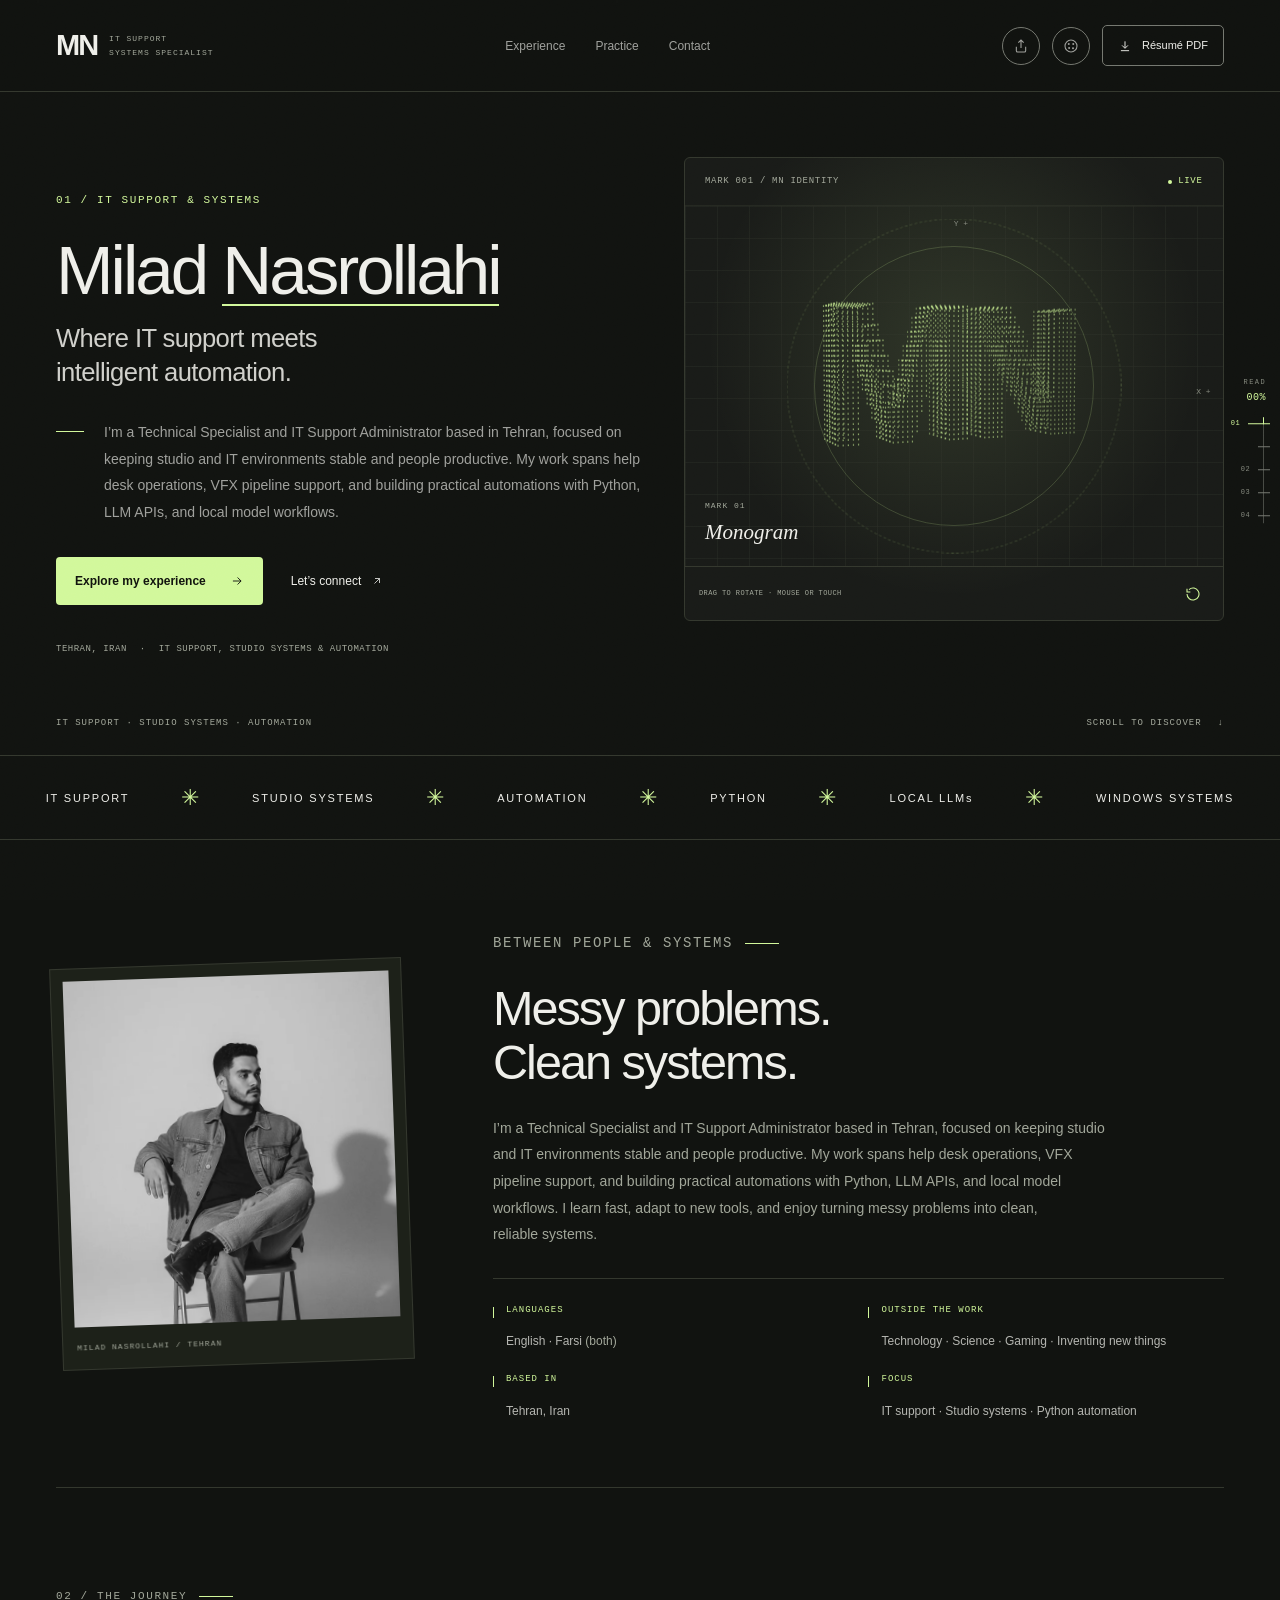
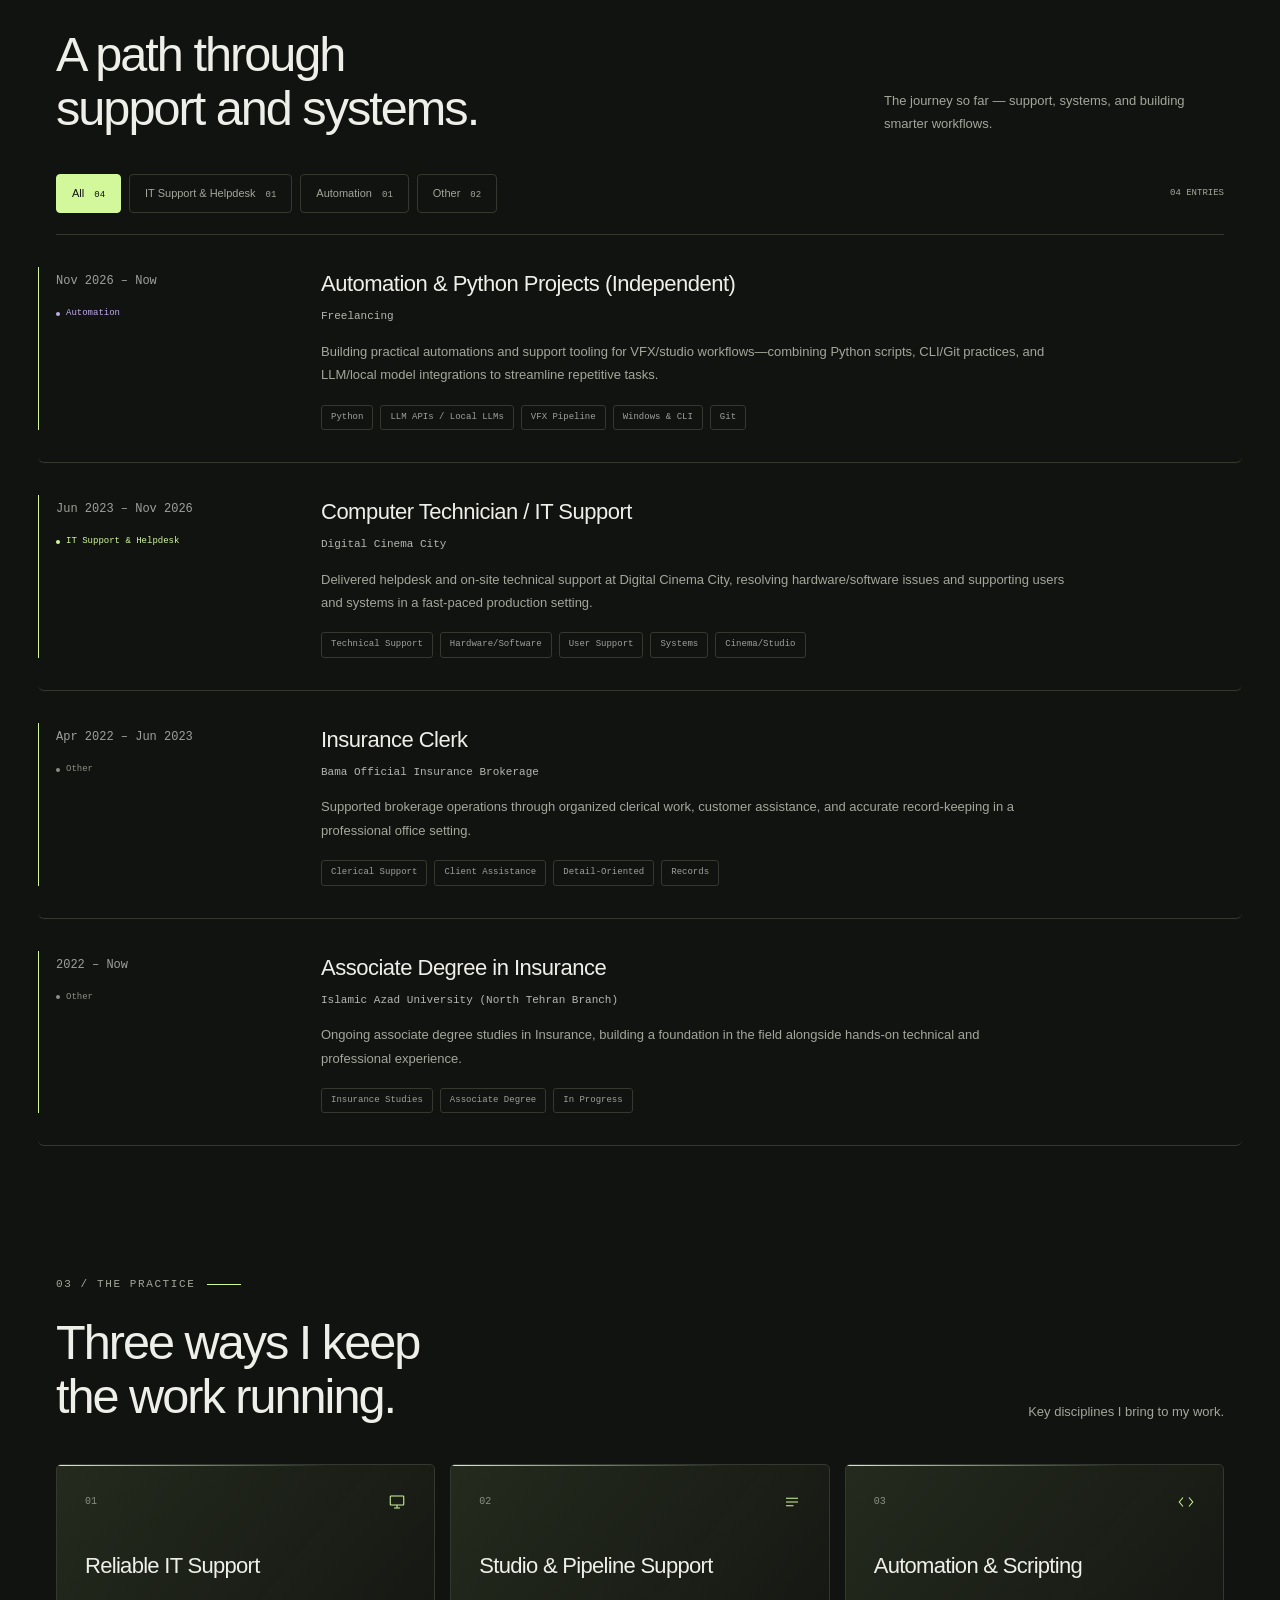
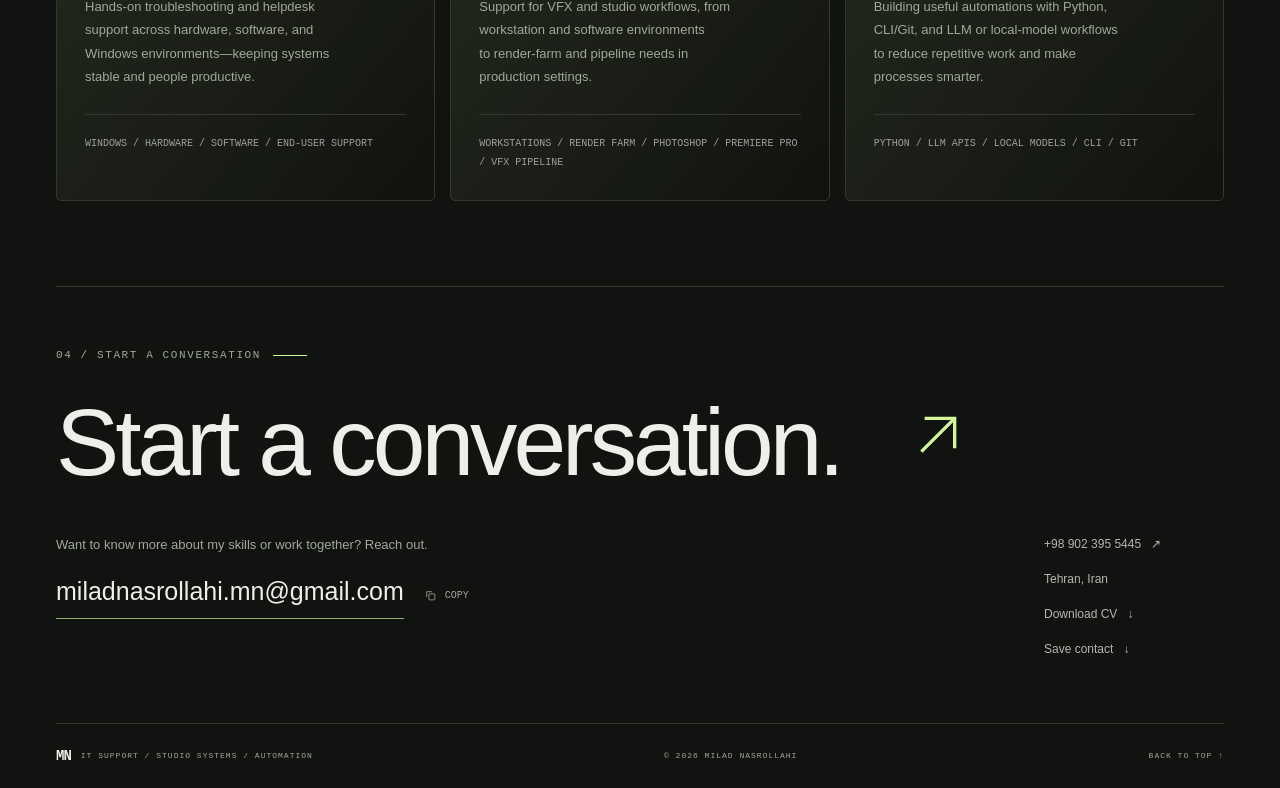
<file: index.html>
<!DOCTYPE html>
<html lang="en">
<head>
  <meta charset="UTF-8">
  <meta name="viewport" content="width=device-width, initial-scale=1.0">
  <title>Milad Nasrollahi — IT Support &amp; Systems Specialist</title>
  <meta name="description" content="Milad Nasrollahi is an IT support specialist in Tehran: help desk and studio systems, VFX pipeline support, and Python automation.">
  <meta name="theme-color" content="#111310">
  <meta name="color-scheme" content="dark light">
  <link rel="icon" href="assets/favicon.svg" type="image/svg+xml">
  <link rel="apple-touch-icon" href="assets/apple-touch-icon.png">
  <link rel="manifest" href="manifest.webmanifest">
  <meta name="mobile-web-app-capable" content="yes">
  <meta name="apple-mobile-web-app-status-bar-style" content="black-translucent">
  <link rel="canonical" href="https://mylad01.github.io/resume/">
  <script>
    // Paint the saved theme before first paint: the derived tokens are stored
    // as a flat map, so this is a plain loop with no colour maths.
    (function () {
      var root = document.documentElement;
      var saved = null;
      try { saved = JSON.parse(localStorage.getItem('mn-theme-v2') || 'null'); } catch (e) {}
      if (saved && saved.tokens) {
        Object.keys(saved.tokens).forEach(function (name) {
          root.style.setProperty(name, saved.tokens[name]);
        });
        root.setAttribute('data-theme', saved.mode === 'light' ? 'light' : 'dark');
        if (saved.contrast === 'high') root.setAttribute('data-contrast', 'high');
        if (saved.grain === 'off') root.setAttribute('data-grain', 'off');
        if (saved.glass === 'soft' || saved.glass === 'strong') root.setAttribute('data-glass', saved.glass);
      } else {
        root.setAttribute('data-theme', 'dark');
      }
      if ('IntersectionObserver' in window) root.className += ' js';
      var meta = document.querySelector('meta[name="theme-color"]');
      if (meta && saved && saved.roles && saved.roles.bg) meta.setAttribute('content', saved.roles.bg);
    })();
  </script>
  <link rel="stylesheet" href="css/style.css?v=20261125k">

  <meta property="og:type" content="profile">
  <meta property="og:site_name" content="Milad Nasrollahi">
  <meta property="og:title" content="Milad Nasrollahi — IT Support &amp; Systems Specialist">
  <meta property="og:description" content="IT support specialist in Tehran: help desk and studio systems, VFX pipeline support, Python automation.">
  <meta property="og:url" content="https://mylad01.github.io/resume/">
  <meta property="og:image" content="https://mylad01.github.io/resume/assets/og-image.png">
  <meta property="og:image:type" content="image/png">
  <meta property="og:image:width" content="1200">
  <meta property="og:image:height" content="630">
  <meta property="og:image:alt" content="Milad Nasrollahi — IT support and automation">
  <meta name="twitter:card" content="summary_large_image">

  <script type="application/ld+json">
  {
    "@context": "https://schema.org",
    "@type": "Person",
    "name": "Milad Nasrollahi",
    "jobTitle": "IT Support & Systems Specialist",
    "email": "mailto:miladnasrollahi.mn@gmail.com",
    "telephone": "+989023955445",
    "address": { "@type": "PostalAddress", "addressLocality": "Tehran", "addressCountry": "IR" },
    "knowsLanguage": ["en", "fa"],
    "knowsAbout": ["IT support", "Help desk", "VFX pipeline support", "Python automation", "Local LLM workflows"]
  }
  </script>
</head>
<body>
  <a class="skip-link" href="#main">Skip to content</a>
  <div class="scroll-progress" id="scroll-progress" aria-hidden="true"></div>
  <div class="section-marks" id="section-marks" aria-hidden="true"><i></i><i></i><i></i><i></i></div>

  <header class="navigation">
    <a class="wordmark" href="#main" aria-label="Milad Nasrollahi — back to top">
      <span class="wordmark-initials">MN</span>
      <span class="wordmark-caption">IT SUPPORT<br>SYSTEMS SPECIALIST</span>
    </a>

    <nav aria-label="Primary">
      <a href="#experience">Experience</a>
      <a href="#practice">Practice</a>
      <a href="#contact">Contact</a>
    </nav>

    <div class="nav-actions">
      <button type="button" class="share-button" id="share-page" aria-label="Share this page">
        <svg viewBox="0 0 24 24" width="16" height="16" fill="none" stroke="currentColor" stroke-width="1.6" aria-hidden="true">
          <path d="M12 15V3M8 7l4-4 4 4"/><path d="M5 13v6a2 2 0 0 0 2 2h10a2 2 0 0 0 2-2v-6"/>
        </svg>
      </button>
      <span class="share-status" id="share-status" role="status" aria-live="polite"></span>

      <button type="button" class="share-button appearance-open" id="theme-open" aria-haspopup="dialog" aria-controls="theme-panel" aria-expanded="false" aria-label="Appearance: theme, accent and contrast">
        <svg viewBox="0 0 24 24" width="16" height="16" fill="none" stroke="currentColor" stroke-width="1.6" aria-hidden="true">
          <circle cx="12" cy="12" r="9"/>
          <circle cx="8.6" cy="9" r="1.5" fill="currentColor" stroke="none"/>
          <circle cx="15.4" cy="9" r="1.5" fill="currentColor" stroke="none"/>
          <circle cx="9.2" cy="15" r="1.5" fill="currentColor" stroke="none"/>
          <circle cx="15" cy="15.4" r="1.5" fill="currentColor" stroke="none"/>
        </svg>
      </button>

      <a class="nav-cv" href="assets/Milad-Nasrollahi-CV.pdf" download aria-label="Download résumé PDF">
        <svg viewBox="0 0 24 24" width="14" height="14" fill="none" stroke="currentColor" stroke-width="1.6" aria-hidden="true">
          <path d="M12 4v11M7 11l5 5 5-5M5 20h14"/>
        </svg>
        <span>Résumé PDF</span>
      </a>
    </div>
  </header>

  <nav class="section-rail" aria-label="Reading progress">
    <p class="ledger-read" aria-hidden="true" data-pct="00"></p>
    <div class="ledger-ticks">
      <span class="ledger-fill" aria-hidden="true"></span>
      <a href="#hero" aria-label="Top" data-rail="hero" data-num="01"><span class="rail-label" aria-hidden="true" data-label="Top"></span></a>
      <a href="#about" aria-label="About" data-rail="about"><span class="rail-label" aria-hidden="true" data-label="About"></span></a>
      <a href="#experience" aria-label="Experience" data-rail="experience" data-num="02"><span class="rail-label" aria-hidden="true" data-label="Experience"></span></a>
      <a href="#practice" aria-label="Practice" data-rail="practice" data-num="03"><span class="rail-label" aria-hidden="true" data-label="Practice"></span></a>
      <a href="#contact" aria-label="Contact" data-rail="contact" data-num="04"><span class="rail-label" aria-hidden="true" data-label="Contact"></span></a>
    </div>
  </nav>

  <main id="main">
    <section id="hero" class="hero wrap" aria-labelledby="hero-title">
      <div class="hero-copy">
        <p class="eyebrow hero-eyebrow">01 / IT SUPPORT &amp; SYSTEMS</p>

        <h1 id="hero-title">Milad Nasrollahi</h1>
        <p class="lede">Where IT support meets intelligent automation.</p>

        <div class="intro">
          <span class="intro-rule" aria-hidden="true"></span>
          <p>I’m a Technical Specialist and IT Support Administrator based in Tehran, focused on keeping studio and IT environments stable and people productive. My work spans help desk operations, VFX pipeline support, and building practical automations with Python, LLM APIs, and local model workflows.</p>
        </div>

        <div class="hero-actions">
          <a class="button" href="#experience">
            Explore my experience
            <svg viewBox="0 0 24 24" width="14" height="14" fill="none" stroke="currentColor" stroke-width="1.6" aria-hidden="true">
              <path d="M5 12h14M13 6l6 6-6 6"/>
            </svg>
          </a>
          <a class="text-link" href="mailto:miladnasrollahi.mn@gmail.com">
            Let’s connect
            <svg viewBox="0 0 24 24" width="12" height="12" fill="none" stroke="currentColor" stroke-width="1.6" aria-hidden="true">
              <path d="M7 17 17 7M8 7h9v9"/>
            </svg>
          </a>
        </div>

        <p class="hero-footnote">TEHRAN, IRAN <span aria-hidden="true">·</span> IT SUPPORT, STUDIO SYSTEMS &amp; AUTOMATION</p>
      </div>

      <div class="experiment">
        <div class="experiment-top">
          <span>MARK 001 / MN IDENTITY</span>
          <span class="live-label"><i aria-hidden="true"></i>LIVE</span>
        </div>

        <div class="sculpture">
          <div class="orbit-ring" aria-hidden="true"></div>
          <div class="orbit-ring ring-two" aria-hidden="true"></div>
          <span class="axis axis-top" aria-hidden="true">Y +</span>
          <span class="axis axis-bottom" aria-hidden="true">X +</span>

          <div id="mn-mark" class="mn-mark" data-parallax="0.05">
            <span class="mn-fallback">MN</span>
          </div>

          <div class="sculpture-caption">
            <span>MARK 01</span>
            <strong>Monogram</strong>
          </div>
        </div>

        <div class="experiment-controls">
          <span class="experiment-hint">DRAG TO ROTATE · MOUSE OR TOUCH</span>
          <button type="button" class="icon-button" id="mark-reset" aria-label="Reset the monogram position">
            <svg viewBox="0 0 24 24" width="16" height="16" fill="none" stroke="currentColor" stroke-width="1.6" aria-hidden="true">
              <path d="M3 12a9 9 0 1 0 3-6.7M3 4v5h5"/>
            </svg>
          </button>
        </div>
      </div>

      <div class="hero-bottom">
        <span>IT SUPPORT <span aria-hidden="true">·</span> STUDIO SYSTEMS <span aria-hidden="true">·</span> AUTOMATION</span>
        <a href="#about">SCROLL TO DISCOVER <span aria-hidden="true">↓</span></a>
      </div>
    </section>

    <div class="discipline-strip" aria-label="Disciplines">
      <span>IT SUPPORT</span><i aria-hidden="true">✳</i>
      <span>STUDIO SYSTEMS</span><i aria-hidden="true">✳</i>
      <span>AUTOMATION</span><i aria-hidden="true">✳</i>
      <span>PYTHON</span><i aria-hidden="true">✳</i>
      <span>LOCAL LLMs</span><i aria-hidden="true">✳</i>
      <span>WINDOWS SYSTEMS</span>
    </div>

    <section id="about" class="about-section wrap" aria-labelledby="about-title" data-reveal>
      <figure class="portrait">
        <img src="assets/profile.webp" width="776" height="1452" alt="Milad Nasrollahi" fetchpriority="high" decoding="async">
        <figcaption>MILAD NASROLLAHI / TEHRAN</figcaption>
      </figure>

      <div class="about-copy">
        <p class="eyebrow">BETWEEN PEOPLE &amp; SYSTEMS</p>
        <h2 id="about-title">Messy problems.<br>Clean systems.</h2>

        <p>I’m a Technical Specialist and IT Support Administrator based in Tehran, focused on keeping studio and IT environments stable and people productive. My work spans help desk operations, VFX pipeline support, and building practical automations with Python, LLM APIs, and local model workflows. I learn fast, adapt to new tools, and enjoy turning messy problems into clean, reliable systems.</p>

        <div class="about-facts">
          <div>
            <h3>LANGUAGES</h3>
            <p>English · Farsi <span>(both)</span></p>
          </div>
          <div>
            <h3>OUTSIDE THE WORK</h3>
            <p>Technology · Science · Gaming · Inventing new things</p>
          </div>
          <div>
            <h3>BASED IN</h3>
            <p>Tehran, Iran</p>
          </div>
          <div>
            <h3>FOCUS</h3>
            <p>IT support · Studio systems · Python automation</p>
          </div>
        </div>
      </div>
    </section>

    <section id="experience" class="section-space wrap" aria-labelledby="experience-title" data-reveal>
      <div class="section-heading">
        <p class="eyebrow">02 / THE JOURNEY</p>
        <h2 id="experience-title">A path through support and systems.</h2>
        <p>The journey so far — support, systems, and building smarter workflows.</p>
      </div>

      <div class="experience-toolbar">
        <div class="filters" role="group" aria-label="Filter experience">
          <button type="button" class="filter-btn" data-filter="all" aria-pressed="true">All<span aria-hidden="true">04</span></button>
          <button type="button" class="filter-btn" data-filter="it-support-helpdesk" aria-pressed="false">IT Support &amp; Helpdesk<span aria-hidden="true">01</span></button>
          <button type="button" class="filter-btn" data-filter="automation" aria-pressed="false">Automation<span aria-hidden="true">01</span></button>
          <button type="button" class="filter-btn" data-filter="other" aria-pressed="false">Other<span aria-hidden="true">02</span></button>
        </div>
        <p class="result-count" id="result-count" aria-live="polite">04 ENTRIES</p>
      </div>

      <article class="experience-row" data-category="automation">
          <div class="experience-meta">
            <span class="date">Nov 2026 – Now</span>
            <span class="category category-auto">Automation</span>
          </div>
          <div class="experience-body">
            <div class="job-heading">
              <h3>Automation &amp; Python Projects (Independent)</h3>
            </div>
            <p class="company">Freelancing</p>
            <p>Building practical automations and support tooling for VFX/studio workflows—combining Python scripts, CLI/Git practices, and LLM/local model integrations to streamline repetitive tasks.</p>
            <div class="tags">
              <span>Python</span><span>LLM APIs / Local LLMs</span><span>VFX Pipeline</span><span>Windows &amp; CLI</span><span>Git</span>
            </div>
          </div>
        </article>

        <article class="experience-row" data-category="it-support-helpdesk">
          <div class="experience-meta">
            <span class="date">Jun 2023 – Nov 2026</span>
            <span class="category category-support">IT Support &amp; Helpdesk</span>
          </div>
          <div class="experience-body">
            <div class="job-heading">
              <h3>Computer Technician / IT Support</h3>
            </div>
            <p class="company">Digital Cinema City</p>
            <p>Delivered helpdesk and on-site technical support at Digital Cinema City, resolving hardware/software issues and supporting users and systems in a fast-paced production setting.</p>
            <div class="tags">
              <span>Technical Support</span><span>Hardware/Software</span><span>User Support</span><span>Systems</span><span>Cinema/Studio</span>
            </div>
          </div>
        </article>

        <article class="experience-row" data-category="other">
          <div class="experience-meta">
            <span class="date">Apr 2022 – Jun 2023</span>
            <span class="category category-other">Other</span>
          </div>
          <div class="experience-body">
            <div class="job-heading">
              <h3>Insurance Clerk</h3>
            </div>
            <p class="company">Bama Official Insurance Brokerage</p>
            <p>Supported brokerage operations through organized clerical work, customer assistance, and accurate record-keeping in a professional office setting.</p>
            <div class="tags">
              <span>Clerical Support</span><span>Client Assistance</span><span>Detail-Oriented</span><span>Records</span>
            </div>
          </div>
        </article>

        <article class="experience-row" data-category="other">
          <div class="experience-meta">
            <span class="date">2022 – Now</span>
            <span class="category category-other">Other</span>
          </div>
          <div class="experience-body">
            <div class="job-heading">
              <h3>Associate Degree in Insurance</h3>
            </div>
            <p class="company">Islamic Azad University (North Tehran Branch)</p>
            <p>Ongoing associate degree studies in Insurance, building a foundation in the field alongside hands-on technical and professional experience.</p>
            <div class="tags">
              <span>Insurance Studies</span><span>Associate Degree</span><span>In Progress</span>
            </div>
          </div>
        </article>
    </section>

    <section id="practice" class="section-space wrap practice" aria-labelledby="practice-title" data-reveal>
      <div class="section-heading">
        <p class="eyebrow">03 / THE PRACTICE</p>
        <h2 id="practice-title">Three ways I keep<br>the work running.</h2>
        <p>Key disciplines I bring to my work.</p>
      </div>

      <div class="practice-grid">
        <article class="practice-card">
          <div class="card-top">
            <span>01</span>
            <svg viewBox="0 0 24 24" width="18" height="18" fill="none" stroke="currentColor" stroke-width="1.4" aria-hidden="true">
              <rect x="3" y="4" width="18" height="12" rx="1"/><path d="M8 20h8M12 16v4"/>
            </svg>
          </div>
          <h3>Reliable IT Support</h3>
          <p>Hands-on troubleshooting and helpdesk support across hardware, software, and Windows environments—keeping systems stable and people productive.</p>
          <p class="tool-list">WINDOWS / HARDWARE / SOFTWARE / END-USER SUPPORT</p>
        </article>

        <article class="practice-card">
          <div class="card-top">
            <span>02</span>
            <svg viewBox="0 0 24 24" width="18" height="18" fill="none" stroke="currentColor" stroke-width="1.4" aria-hidden="true">
              <path d="M4 7h16M4 12h16M4 17h10"/>
            </svg>
          </div>
          <h3>Studio &amp; Pipeline Support</h3>
          <p>Support for VFX and studio workflows, from workstation and software environments to render-farm and pipeline needs in production settings.</p>
          <p class="tool-list">WORKSTATIONS / RENDER FARM / PHOTOSHOP / PREMIERE PRO / VFX PIPELINE</p>
        </article>

        <article class="practice-card">
          <div class="card-top">
            <span>03</span>
            <svg viewBox="0 0 24 24" width="18" height="18" fill="none" stroke="currentColor" stroke-width="1.4" aria-hidden="true">
              <path d="m8 6-5 6 5 6M16 6l5 6-5 6"/>
            </svg>
          </div>
          <h3>Automation &amp; Scripting</h3>
          <p>Building useful automations with Python, CLI/Git, and LLM or local-model workflows to reduce repetitive work and make processes smarter.</p>
          <p class="tool-list">PYTHON / LLM APIS / LOCAL MODELS / CLI / GIT</p>
        </article>
      </div>
    </section>

    <section id="contact" class="contact-section wrap" aria-labelledby="contact-title" data-reveal>
      <p class="eyebrow">04 / START A CONVERSATION</p>

      <h2 id="contact-title">Start a conversation.
        <svg viewBox="0 0 24 24" fill="none" stroke="currentColor" stroke-width="1" aria-hidden="true">
          <path d="M7 17 17 7M8 7h9v9"/>
        </svg>
      </h2>

      <div class="contact-bottom">
        <div>
          <p>Want to know more about my skills or work together? Reach out.</p>
          <div class="email-row">
            <a class="email-link" href="mailto:miladnasrollahi.mn@gmail.com">miladnasrollahi.mn@gmail.com</a>
            <button type="button" id="copy-email" class="copy-button" data-email="miladnasrollahi.mn@gmail.com">
              <svg viewBox="0 0 24 24" width="13" height="13" fill="none" stroke="currentColor" stroke-width="1.5" aria-hidden="true">
                <rect x="9" y="9" width="11" height="11" rx="1"/><path d="M15 5H5v10"/>
              </svg>
              COPY
            </button>
          </div>
          <span id="copy-feedback" class="copy-feedback" aria-live="polite"></span>
        </div>

        <div class="contact-links">
          <a href="tel:+989023955445">+98 902 395 5445 <span aria-hidden="true">↗</span></a>
          <span>Tehran, Iran</span>
          <a href="assets/Milad-Nasrollahi-CV.pdf" download>Download CV <span aria-hidden="true">↓</span></a>
          <a href="assets/milad-nasrollahi.vcf" download>Save contact <span aria-hidden="true">↓</span></a>
        </div>
      </div>
    </section>
  </main>

  <footer class="site-footer wrap" data-reveal>
    <span class="footer-brand"><span class="wordmark-initials">MN</span> IT SUPPORT / STUDIO SYSTEMS / AUTOMATION</span>
    <span>© 2026 MILAD NASROLLAHI</span>
    <a href="#main">BACK TO TOP ↑</a>
  </footer>

  <dialog class="theme-panel" id="theme-panel" data-ui aria-labelledby="theme-panel-title">
    <div class="theme-panel-head">
      <p class="theme-panel-title" id="theme-panel-title">Appearance</p>
      <button type="button" class="theme-close" id="theme-close" aria-label="Close appearance panel">
        <svg viewBox="0 0 24 24" width="14" height="14" fill="none" stroke="currentColor" stroke-width="1.8" aria-hidden="true">
          <path d="M6 6l12 12M18 6L6 18"/>
        </svg>
      </button>
    </div>

    <fieldset class="theme-group">
      <legend>Presets</legend>
      <div class="theme-presets">
        <button type="button" class="preset" data-preset="night" aria-pressed="true">Night</button>
        <button type="button" class="preset" data-preset="paper" aria-pressed="false">Paper</button>
        <button type="button" class="preset" data-preset="slate" aria-pressed="false">Slate</button>
        <button type="button" class="preset" data-preset="forest" aria-pressed="false">Forest</button>
        <button type="button" class="preset" data-preset="sand" aria-pressed="false">Sand</button>
        <button type="button" class="preset" data-preset="glass" aria-pressed="false">Glass</button>
      </div>
    </fieldset>

    <fieldset class="theme-group">
      <legend>Colours</legend>
      <div class="theme-roles" id="theme-roles"></div>
      <p class="theme-ratio" id="theme-ratio" role="status" aria-live="polite"></p>
    </fieldset>

    <fieldset class="theme-group">
      <legend>Mode</legend>
      <div class="segmented">
        <button type="button" data-theme-choice="dark" aria-pressed="true">Dark</button>
        <button type="button" data-theme-choice="light" aria-pressed="false">Light</button>
      </div>
    </fieldset>

    <fieldset class="theme-group">
      <legend>Contrast</legend>
      <div class="segmented">
        <button type="button" data-contrast-choice="standard" aria-pressed="true">Standard</button>
        <button type="button" data-contrast-choice="high" aria-pressed="false">High</button>
      </div>
    </fieldset>

    <fieldset class="theme-group">
      <legend>Glass</legend>
      <div class="segmented">
        <button type="button" data-glass-choice="off" aria-pressed="true">Off</button>
        <button type="button" data-glass-choice="soft" aria-pressed="false">Soft</button>
        <button type="button" data-glass-choice="strong" aria-pressed="false">Strong</button>
      </div>
    </fieldset>

    <label class="theme-check">
      <input type="checkbox" id="grain-toggle" checked>
      <span>Film grain</span>
    </label>

    <div class="theme-panel-foot">
      <button type="button" class="theme-reset" id="theme-reset">Reset</button>
      <button type="button" class="theme-done" id="theme-done">Done</button>
    </div>
  </dialog>

  <script src="js/theme.js?v=20261125k"></script>
  <script src="js/mark.js?v=20261125k"></script>
  <script src="js/main.js?v=20261125k"></script>
</body>
</html>
</file>
<file: css/style.css>
/* ==========================================================================
   Milad Nasrollahi — IT support & systems CV
   Design system: semantic tokens first, then components. Two themes (dark is
   the default, light is chosen by prefers-color-scheme or the header toggle).
   ========================================================================== */

:root {
  /* brand */
  --lime: #d2f89b;
  --lime-hover: #e1ffb9;
  --lime-ink: #1a2110;          /* text drawn on a lime fill */
  --accent: var(--lime);        /* accent used as text or icon colour */
  --purple: #c0a9ed;

  /* surfaces */
  --bg: #111310;
  --bg-soft: #151812;
  --panel: #181b16;
  --panel-raised: #1d2119;
  --nav-bg: #111310f5;
  --card-wash: #20251b55;
  --row-hover: #ffffff06;

  /* lines */
  --line: #34382e;
  --line-soft: #34382e70;
  --line-strong: #555c4b;
  --line-hover: #809563;
  --ring-line: #71835125;
  --grid: #59684410;

  /* text */
  --text: #efefea;
  --text-2: #cfd4c6;
  --text-3: #c2c6b9;
  --text-4: #b3b8ab;
  --muted: #a2a79a;
  --muted-2: #8c9482;
  --muted-3: #77816b;

  /* effects */
  --glow: #252d1c66;
  --dot-glow: #d2f89544;
  --shadow: 0 22px 45px -32px #000000cc;

  /* liquid glass: derived by js/theme.js, these are pre-script fallbacks */
  --glass-bg: #1b2733b3;
  --glass-bg-soft: #1b2733b8;
  --glass-line: #2b3a45cc;
  --glass-hi: #ffffff1f;

  /* the monogram relief, far band to near band */
  --mark-1: #6f8642;
  --mark-2: #92b25a;
  --mark-3: #b7da78;
  --mark-4: #d2f89b;

  /* type + measure */
  /* motion: feedback is quick, layout shifts are slow, reveals share one ease */
  --ease-out: cubic-bezier(.22, .68, .36, 1);
  --ease-in: cubic-bezier(.55, .06, .68, .19);
  --dur-1: 120ms;
  --dur-2: 200ms;
  --dur-3: 340ms;
  --dur-4: 380ms;
  --stagger: 70ms;

  --wrap: 1280px;
  --font-body: Arial, Helvetica, sans-serif;
  --font-serif: Georgia, "Times New Roman", serif;
  --font-mono: ui-monospace, SFMono-Regular, Menlo, Consolas, "Liberation Mono", monospace;

  color-scheme: dark;
}

:root[data-theme="light"] {
  --accent: #4a6516;
  --lime-hover: #c6f286;
  --purple: #5f4396;

  --bg: #f4f5ee;
  --bg-soft: #eceee4;
  --panel: #ffffff;
  --panel-raised: #eef0e5;
  --nav-bg: #f4f5eef2;
  --card-wash: #d2f89b33;
  --row-hover: #00000005;

  --line: #d9ddcf;
  --line-soft: #d9ddcfcc;
  --line-strong: #b6bda7;
  --line-hover: #6d8a3c;
  --ring-line: #6d8a3c24;
  --grid: #6d8a3c14;

  --text: #161a10;
  --text-2: #2a3020;
  --text-3: #3a4130;
  --text-4: #454d38;
  --muted: #565d48;
  --muted-2: #5f6750;
  --muted-3: #6b7359;

  --glow: #d2f89a3d;
  --dot-glow: #8aa84555;
  --shadow: 0 22px 45px -34px #2a301c66;

  --mark-1: #3f5220;
  --mark-2: #55702a;
  --mark-3: #7a9c3e;
  --mark-4: #a8d06a;

  color-scheme: light;
}

/* --- contrast and grain switches ---------------------------------------- */
:root[data-contrast="high"] {
  --text-3: var(--text);
  --text-4: var(--text-2);
  --muted: var(--text-3);
  --muted-2: var(--text-3);
  --muted-3: var(--text-4);
  --line-strong: var(--line-hover);
}
:root[data-grain="off"] body::after { display: none; }


*, *::before, *::after { box-sizing: border-box; }

html {
  scroll-behavior: smooth;
  scroll-padding-top: 100px;
  -webkit-text-size-adjust: 100%;
}

body {
  margin: 0;
  background: var(--bg);
  color: var(--text);
  font-family: var(--font-body);
  font-weight: 400;
  line-height: 1.5;
  font-synthesis: none;
  -webkit-font-smoothing: antialiased;
  transition: background-color .35s ease, color .35s ease;
}

h1, h2, h3, p, figure { margin: 0; }
h1, h2, h3 { text-wrap: balance; }
p { text-wrap: pretty; }
a { color: inherit; text-decoration: none; }
img { display: block; max-width: 100%; height: auto; }
button {
  font: inherit;
  color: inherit;
  cursor: pointer;
  -webkit-tap-highlight-color: transparent;
}

button:focus-visible,
a:focus-visible,
[tabindex]:focus-visible {
  outline: 2px solid var(--accent);
  outline-offset: 4px;
  border-radius: 3px;
}

::selection { background: var(--lime); color: var(--lime-ink); }

/* --- layout primitives -------------------------------------------------- */

.wrap {
  width: min(var(--wrap), calc(100% - 112px));
  margin-inline: auto;
}

.eyebrow {
  font-family: var(--font-mono);
  font-size: 11px;
  font-weight: 500;
  letter-spacing: 1.6px;
  color: var(--muted);
}

h2 {
  font-size: clamp(35px, 3.8vw, 53px);
  font-weight: 500;
  letter-spacing: -2px;
  line-height: 1.12;
}

/* --- chrome ------------------------------------------------------------- */

.skip-link {
  position: fixed;
  top: -100px;
  left: 15px;
  padding: 12px;
  border-radius: 0 0 4px 4px;
  background: var(--lime);
  color: var(--lime-ink);
  z-index: 100;
}
.skip-link:focus { top: 0; }

.scroll-progress {
  position: fixed;
  top: 0;
  left: 0;
  width: 100%;
  height: 3px;
  background: var(--accent);
  transform: scaleX(0);
  transform-origin: left;
  z-index: 50;
}
/* Section marks cut the progress bar into the same five stretches as the rail,
   so the reading map survives on screens too narrow for the rail. */
.section-marks {
  position: fixed;
  top: 0;
  left: 0;
  right: 0;
  height: 3px;
  z-index: 51;
  pointer-events: none;
}
.section-marks i {
  position: absolute;
  top: 0;
  height: 3px;
  width: 2px;
  background: var(--bg);
  transform: translateX(-1px);
}
/* --- navigation --------------------------------------------------------- */

.navigation {
  position: sticky;
  top: 0;
  z-index: 20;
  height: 92px;
  padding: 0 56px;
  display: flex;
  align-items: center;
  justify-content: space-between;
  gap: 20px;
  border-bottom: 1px solid var(--line);
  background: var(--nav-bg);
  -webkit-backdrop-filter: blur(16px);
  backdrop-filter: blur(16px);
  transition: background-color .35s ease, border-color .35s ease;
}

.wordmark { display: flex; align-items: center; gap: 12px; }
.wordmark-initials {
  font-size: 29px;
  font-weight: 900;
  letter-spacing: -2px;
  line-height: 1;
}
.wordmark-caption {
  font-family: var(--font-mono);
  font-size: 8px;
  line-height: 1.7;
  letter-spacing: 1px;
  color: var(--muted);
}

.navigation nav { display: flex; gap: 30px; }
.navigation nav a {
  position: relative;
  font-size: 12px;
  color: var(--text-4);
  transition: color .25s;
}
.navigation nav a:hover,
.navigation nav a[aria-current="true"] { color: var(--accent); }
.navigation nav a[aria-current="true"]::after {
  content: "";
  position: absolute;
  bottom: -12px;
  left: 50%;
  width: 3px;
  height: 3px;
  border-radius: 50%;
  background: var(--accent);
}

.nav-actions { display: flex; align-items: center; gap: 12px; }

/* Desktop reading ledger: the eyebrow numbering (01, 02 …) on numbered ticks,
   a fill that stops on the current section and a live read-out. Labels are
   generated from data-label so the rail adds no page copy. */
.section-rail {
  position: fixed;
  top: 50%;
  right: 10px;
  z-index: 15;
  display: none;
  flex-direction: column;
  align-items: flex-end;
  width: 46px;
  transform: translateY(-50%);
  font-family: var(--font-mono);
}
.ledger-read {
  display: flex;
  flex-direction: column;
  align-items: flex-end;
  gap: 2px;
  margin: 0 4px 12px 0;
  font-variant-numeric: tabular-nums;
}
.ledger-read::before {
  content: "READ";
  font-size: 7px;
  letter-spacing: 1.4px;
  color: var(--muted-3);
}
.ledger-read::after {
  content: attr(data-pct) "%";
  font-size: 10px;
  letter-spacing: .5px;
  color: var(--accent);
}
.ledger-ticks {
  position: relative;
  display: flex;
  flex-direction: column;
  align-items: flex-end;
  gap: 9px;
  width: 100%;
}
.ledger-ticks::before {
  content: "";
  position: absolute;
  top: 0;
  bottom: 0;
  right: 6px;
  width: 1px;
  background: var(--line-strong);
  opacity: .55;
}
.ledger-fill {
  position: absolute;
  top: 0;
  right: 6px;
  width: 1px;
  height: 100%;
  background: var(--accent);
  transform: scaleY(var(--read, 0));
  transform-origin: top;
  transition: transform var(--dur-3) var(--ease-out);
}
.section-rail a {
  position: relative;
  z-index: 1;
  display: flex;
  align-items: center;
  justify-content: flex-end;
  gap: 8px;
  width: 100%;
  height: 14px;
}
.section-rail a::before {
  content: attr(data-num);
  min-width: 13px;
  text-align: right;
  font-size: 7px;
  letter-spacing: .4px;
  color: var(--muted-3);
  font-variant-numeric: tabular-nums;
  transition: color var(--dur-2) ease;
}
.section-rail a:not([data-num])::before { content: none; }
.section-rail a::after {
  content: "";
  display: block;
  width: 12px;
  height: 1px;
  background: var(--line-strong);
  transform-origin: right;
  transition: width var(--dur-2) var(--ease-out), background-color var(--dur-2) ease;
}
.section-rail a:hover::after,
.section-rail a:focus-visible::after { width: 20px; background: var(--text-4); }
.section-rail a.is-read::before { color: var(--muted-2); }
.section-rail a.is-read::after { background: var(--text-4); }
.section-rail a[aria-current="true"]::before { color: var(--accent); }
.section-rail a[aria-current="true"]::after { width: 22px; background: var(--accent); }

.rail-label {
  position: absolute;
  top: 50%;
  right: calc(100% + 8px);
  transform: translate(4px, -50%);
  padding: 3px 7px;
  border: 1px solid var(--line-strong);
  border-radius: 3px;
  background: var(--panel-raised);
  white-space: nowrap;
  opacity: 0;
  pointer-events: none;
  transition: opacity var(--dur-2) ease, transform var(--dur-2) var(--ease-out);
}
.rail-label::after {
  content: attr(data-label);
  font-size: 8px;
  letter-spacing: 1px;
  text-transform: uppercase;
  color: var(--text-3);
}
.section-rail a:hover .rail-label,
.section-rail a:focus-visible .rail-label { opacity: 1; transform: translate(0, -50%); }

@media (min-width: 1280px) { .section-rail { display: flex; } }
/* Wide screens have room for the current section's label to stay open. */
@media (min-width: 1540px) {
  .section-rail a[aria-current="true"] .rail-label { opacity: 1; transform: translate(0, -50%); }
}

.nav-cv {
  display: flex;
  align-items: center;
  gap: 10px;
  padding: 11px 15px;
  border: 1px solid var(--line-strong);
  border-radius: 5px;
  background: transparent;
  font-size: 11px;
  transition: background .25s, color .25s, border-color .25s;
}
.nav-cv:hover { background: var(--lime); border-color: var(--lime); color: var(--lime-ink); }

.share-button {
  display: grid;
  place-items: center;
  width: 38px;
  height: 38px;
  padding: 0;
  border: 1px solid var(--line-strong);
  border-radius: 50%;
  background: transparent;
  color: var(--text-4);
  transition: color .25s, border-color .25s, transform .2s;
}
.share-button:hover { color: var(--accent); border-color: var(--line-hover); }
.share-button:active { transform: scale(.93); }

/* Filled only at runtime (share feedback); empty in the markup. */
.share-status {
  position: fixed;
  left: 50%;
  bottom: 26px;
  z-index: 70;
  padding: 9px 16px;
  border: 1px solid var(--line-strong);
  border-radius: 4px;
  background: var(--panel-raised);
  color: var(--text);
  font-family: var(--font-mono);
  font-size: 10px;
  letter-spacing: .5px;
  opacity: 0;
  transform: translate(-50%, 8px);
  pointer-events: none;
  transition: opacity .22s ease, transform .22s ease;
}
.share-status:not(:empty) { opacity: 1; transform: translate(-50%, 0); }

/* --- appearance panel --------------------------------------------------- */
.theme-panel {
  width: min(340px, calc(100vw - 32px));
  max-height: min(88vh, 760px);
  overflow: auto;
  padding: 20px;
  border: 1px solid var(--line-strong);
  border-radius: 6px;
  background: var(--panel-raised);
  color: var(--text);
  box-shadow: 0 24px 60px #0006;
}
.theme-panel::backdrop { background: #05070acc; backdrop-filter: blur(3px); }
.theme-panel-head {
  display: flex;
  align-items: center;
  justify-content: space-between;
  gap: 12px;
}
.theme-panel-title {
  margin: 0;
  font-family: var(--font-mono);
  font-size: 11px;
  letter-spacing: 1.8px;
  text-transform: uppercase;
  color: var(--accent);
}
.theme-close {
  display: grid;
  place-items: center;
  width: 32px;
  height: 32px;
  padding: 0;
  border: 1px solid var(--line);
  border-radius: 50%;
  background: transparent;
  color: var(--text-4);
}
.theme-close:hover { color: var(--text); border-color: var(--line-hover); }
.theme-group { margin: 18px 0 0; padding: 0; border: 0; }
.theme-group legend {
  padding: 0;
  margin-bottom: 9px;
  font-family: var(--font-mono);
  font-size: 9px;
  letter-spacing: 1.3px;
  text-transform: uppercase;
  color: var(--muted);
}
.segmented {
  display: flex;
  gap: 4px;
  padding: 4px;
  border: 1px solid var(--line);
  border-radius: 5px;
}
.segmented button {
  flex: 1;
  padding: 8px 6px;
  border: 0;
  border-radius: 3px;
  background: transparent;
  color: var(--text-4);
  font-size: 12px;
}
.segmented button:hover { color: var(--text); }
.segmented button[aria-pressed="true"] {
  background: var(--card-wash, var(--row-hover));
  color: var(--text);
  box-shadow: inset 0 0 0 1px var(--line-strong);
}
.theme-presets { display: flex; flex-wrap: wrap; gap: 6px; }
.preset {
  flex: 1 1 auto;
  padding: 8px 10px;
  border: 1px solid var(--line);
  border-radius: 4px;
  background: transparent;
  color: var(--text-4);
  font-family: var(--font-mono);
  font-size: 10px;
  letter-spacing: .6px;
  text-transform: uppercase;
}
.preset:hover { color: var(--text); border-color: var(--line-strong); }
.preset[aria-pressed="true"] {
  background: var(--card-wash, var(--row-hover));
  color: var(--text);
  border-color: var(--accent);
}
.theme-roles { display: flex; flex-direction: column; gap: 1px; }
.theme-role {
  display: grid;
  grid-template-columns: 1fr auto 76px;
  align-items: center;
  gap: 10px;
  padding: 5px 0;
}
.theme-role-name { font-size: 12px; color: var(--text-3); }
.theme-color {
  width: 28px;
  height: 28px;
  padding: 0;
  border: 1px solid var(--line-strong);
  border-radius: 4px;
  background: none;
}
.theme-color::-webkit-color-swatch-wrapper { padding: 0; }
.theme-color::-webkit-color-swatch { border: 0; border-radius: 3px; }
.theme-color::-moz-color-swatch { border: 0; border-radius: 3px; }
.theme-hex {
  width: 76px;
  padding: 6px 8px;
  border: 1px solid var(--line);
  border-radius: 3px;
  background: transparent;
  color: var(--text-3);
  font-family: var(--font-mono);
  font-size: 11px;
  text-transform: uppercase;
}
.theme-hex:focus-visible { border-color: var(--accent); color: var(--text); }
.theme-ratio {
  margin: 10px 0 0;
  font-family: var(--font-mono);
  font-size: 10px;
  letter-spacing: .4px;
  color: var(--muted);
}
.theme-ratio[data-low="true"] { color: var(--accent); }
.theme-check {
  display: flex;
  align-items: center;
  gap: 10px;
  margin-top: 18px;
  font-size: 12px;
  color: var(--text-3);
}
.theme-check input { width: 16px; height: 16px; accent-color: var(--accent); }
.theme-panel-foot {
  display: flex;
  justify-content: space-between;
  gap: 10px;
  margin-top: 20px;
}
.theme-panel-foot button {
  padding: 9px 14px;
  border: 1px solid var(--line-strong);
  border-radius: 4px;
  background: transparent;
  color: var(--text-3);
  font-family: var(--font-mono);
  font-size: 10px;
  letter-spacing: 1px;
  text-transform: uppercase;
}
.theme-panel-foot button:hover { border-color: var(--line-hover); color: var(--text); }
.theme-done { background: var(--lime); border-color: var(--lime); color: var(--lime-ink); }
.theme-done:hover { background: var(--lime-hover); border-color: var(--lime-hover); color: var(--lime-ink); }

/* Static film grain: one fixed layer, no motion, hidden in print. */
body::after {
  content: "";
  position: fixed;
  inset: 0;
  z-index: 60;
  pointer-events: none;
  opacity: .05;
  background-image: url("data:image/svg+xml,%3Csvg xmlns='http://www.w3.org/2000/svg' width='160' height='160'%3E%3Cfilter id='g'%3E%3CfeTurbulence type='fractalNoise' baseFrequency='.9' numOctaves='3' stitchTiles='stitch'/%3E%3C/filter%3E%3Crect width='100%25' height='100%25' filter='url(%23g)'/%3E%3C/svg%3E");
  background-size: 160px 160px;
  mix-blend-mode: overlay;
}
[data-theme="light"] body::after,
body[data-theme="light"]::after { opacity: .035; mix-blend-mode: multiply; }

@media (prefers-contrast: more) {
  body::after { display: none; }
}

/* --- hero --------------------------------------------------------------- */

.hero {
  padding-top: 65px;
  display: grid;
  grid-template-columns: 1.1fr 1fr;
  gap: 35px;
}

.hero-copy { padding-top: 35px; }

.hero-eyebrow { display: flex; align-items: center; gap: 9px; color: var(--accent); }
.status-dot {
  display: inline-block;
  width: 6px;
  height: 6px;
  border-radius: 50%;
  background: var(--accent);
  box-shadow: 0 0 15px var(--dot-glow);
}

.hero h1 {
  margin: 26px 0 0;
  font-size: clamp(46px, 5.4vw, 78px);
  font-weight: 400;
  letter-spacing: -3px;
  line-height: 1.04;
}

.lede {
  margin-top: 16px;
  max-width: 24ch;
  font-size: clamp(20px, 2vw, 28px);
  letter-spacing: -.6px;
  line-height: 1.3;
  color: var(--text-2);
}
.lede + .intro { margin-top: 30px; }

.intro { display: flex; gap: 20px; align-items: flex-start; }
.intro-rule {
  flex-shrink: 0;
  width: 28px;
  height: 1px;
  margin-top: 12px;
  background: var(--accent);
}
.intro p { font-size: 14px; line-height: 1.9; color: var(--text-4); }

.hero-actions { display: flex; align-items: center; gap: 28px; margin-top: 32px; }

.button {
  display: inline-flex;
  align-items: center;
  gap: 24px;
  padding: 15px 19px;
  border-radius: 4px;
  background: var(--lime);
  color: var(--lime-ink);
  font-size: 12px;
  font-weight: 600;
  transition: background .25s, transform .25s, box-shadow .25s;
}
.button:hover { background: var(--lime-hover); transform: translateY(-2px); box-shadow: var(--shadow); }
.button:active { transform: translateY(0); }

.text-link {
  display: flex;
  align-items: center;
  gap: 10px;
  font-size: 12px;
  transition: color .25s;
}
.text-link:hover { color: var(--accent); }
.text-link svg { transition: transform .25s; }
.text-link:hover svg { transform: translate(2px, -2px); }

.hero-footnote {
  display: flex;
  align-items: center;
  gap: 8px;
  margin-top: 38px;
  font-family: var(--font-mono);
  font-size: 9px;
  letter-spacing: .5px;
  color: var(--muted);
  font-variant-numeric: tabular-nums;
}
.hero-footnote span { margin: 0 5px; }

/* experiment panel */

.experiment {
  align-self: start;
  overflow: hidden;
  border: 1px solid var(--line);
  border-radius: 6px;
  background:
    radial-gradient(ellipse at 50% 40%, var(--glow), transparent 65%),
    var(--bg-soft);
  transition: border-color .35s ease, background-color .35s ease;
}

.experiment-top {
  height: 48px;
  display: flex;
  align-items: center;
  justify-content: space-between;
  padding: 0 20px;
  border-bottom: 1px solid var(--line-soft);
  font-family: var(--font-mono);
  font-size: 9px;
  letter-spacing: .7px;
  color: var(--muted);
}
.live-label { display: flex; align-items: center; gap: 6px; color: var(--accent); }
.live-label i { width: 4px; height: 4px; border-radius: 50%; background: var(--accent); }

.sculpture {
  position: relative;
  height: 360px;
  display: flex;
  align-items: center;
  justify-content: center;
  background-image:
    linear-gradient(var(--grid) 1px, transparent 1px),
    linear-gradient(90deg, var(--grid) 1px, transparent 1px);
  background-size: 32px 32px;
}

.mn-mark {
  position: relative;
  z-index: 2;
  width: 100%;
  height: 100%;
  display: flex;
  align-items: center;
  justify-content: center;
}
.mn-mark canvas {
  width: 100%;
  height: 100%;
  display: block;
  cursor: grab;
  touch-action: none;
  user-select: none;
}
.mn-mark canvas:active { cursor: grabbing; }
.mn-fallback {
  font-size: 46px;
  font-weight: 800;
  letter-spacing: 2px;
  color: var(--text);
}

.orbit-ring {
  position: absolute;
  left: 50%;
  top: 50%;
  width: 280px;
  height: 280px;
  border: 1px solid var(--ring-line);
  border-radius: 50%;
  transform: translate(-50%, -50%);
  pointer-events: none;
}
.ring-two { width: 335px; height: 335px; border-style: dashed; }

.axis { position: absolute; font-family: var(--font-mono); font-size: 8px; color: var(--muted-3); }
.axis-top { top: 12px; left: 50%; }
.axis-bottom { top: 50%; right: 12px; }

.sculpture-caption {
  position: absolute;
  bottom: 18px;
  left: 20px;
  z-index: 3;
  display: flex;
  flex-direction: column;
  gap: 5px;
  pointer-events: none;
}
.sculpture-caption span {
  font-family: var(--font-mono);
  font-size: 8px;
  letter-spacing: 1px;
  color: var(--muted);
}
.sculpture-caption strong {
  font-family: var(--font-serif);
  font-style: italic;
  font-weight: 400;
  font-size: 21px;
}

.experiment-controls {
  height: 54px;
  display: flex;
  align-items: center;
  justify-content: space-between;
  gap: 14px;
  padding: 0 14px;
  border-top: 1px solid var(--line);
}
.experiment-hint {
  font-family: var(--font-mono);
  font-size: 7px;
  letter-spacing: .4px;
  color: var(--muted);
}
.icon-button {
  display: flex;
  padding: 8px;
  border: 0;
  border-radius: 4px;
  background: transparent;
  color: var(--accent);
  transition: background .25s, transform .25s;
}
.icon-button:hover { background: var(--row-hover); transform: rotate(-90deg); }

.hero-bottom {
  grid-column: 1 / -1;
  display: flex;
  justify-content: space-between;
  margin-top: 25px;
  padding-bottom: 25px;
  font-family: var(--font-mono);
  font-size: 9px;
  letter-spacing: 1px;
  color: var(--muted);
}
.hero-bottom a { display: flex; align-items: center; gap: 16px; transition: color .25s; }
.hero-bottom a:hover { color: var(--accent); }
/* --- discipline strip --------------------------------------------------- */

.discipline-strip {
  display: flex;
  align-items: center;
  justify-content: space-around;
  gap: 20px;
  padding: 25px 30px;
  border-block: 1px solid var(--line);
  font-size: 11px;
  letter-spacing: 1.8px;
  white-space: nowrap;
  overflow: hidden;
}
.discipline-strip i {
  font-style: normal;
  font-size: 22px;
  color: var(--accent);
}
/* The band outgrows the wrap before the phone breakpoint: scroll it rather
   than clip the last discipline. */
@media (max-width: 960px) {
  .discipline-strip {
    justify-content: flex-start;
    gap: 22px;
    padding-inline: 20px;
    overflow-x: auto;
    scrollbar-width: none;
  }
  .discipline-strip::-webkit-scrollbar { display: none; }
}
/* --- about -------------------------------------------------------------- */

.about-section {
  display: grid;
  grid-template-columns: .65fr 1.35fr;
  gap: 85px;
  align-items: center;
  padding-top: 65px;
  padding-bottom: 65px;
  border-bottom: 1px solid var(--line);
}

.portrait {
  padding: 12px;
  border: 1px solid var(--line);
  background: var(--panel-raised);
  transform: rotate(-2deg);
  transition: transform .4s ease, box-shadow .4s ease, background-color .35s ease;
}
.portrait:hover { transform: rotate(0deg) translateY(-3px); box-shadow: var(--shadow); }
.portrait img {
  width: 100%;
  aspect-ratio: 1 / 1.06;
  object-fit: cover;
  filter: grayscale(1);
  transition: filter .4s;
}
.portrait:hover img { filter: grayscale(0); }
.portrait > figcaption {
  display: block;
  padding: 15px 2px 3px;
  font-family: var(--font-mono);
  font-size: 8px;
  letter-spacing: 1px;
  color: var(--muted);
}

.about-copy .eyebrow { margin-bottom: 24px; }
.about-copy > p {
  margin-top: 25px;
  max-width: 630px;
  font-size: 14px;
  line-height: 1.9;
  color: var(--muted);
}

.about-facts {
  display: grid;
  grid-template-columns: 1fr 1fr;
  gap: 20px;
  margin-top: 30px;
  padding-top: 25px;
  border-top: 1px solid var(--line);
}
.about-facts h3 {
  margin-bottom: 13px;
  font-family: var(--font-mono);
  font-size: 9px;
  font-weight: 400;
  letter-spacing: 1px;
  color: var(--accent);
}
.about-facts p { font-size: 12px; line-height: 1.9; color: var(--text-3); }
.about-facts span { color: var(--muted); }
/* --- section rhythm ----------------------------------------------------- */

.section-space { padding-top: 100px; padding-bottom: 30px; }

.section-heading {
  display: grid;
  grid-template-columns: 1.3fr 1fr;
  gap: 22px;
}
.section-heading .eyebrow { grid-column: 1 / -1; }
.section-heading > p:last-child {
  align-self: end;
  justify-self: end;
  max-width: 340px;
  font-size: 13px;
  line-height: 1.8;
  color: var(--muted);
}

/* --- experience --------------------------------------------------------- */

.experience-toolbar {
  display: flex;
  align-items: center;
  justify-content: space-between;
  gap: 15px;
  margin-top: 38px;
  padding-bottom: 21px;
  border-bottom: 1px solid var(--line);
}

.filters { display: flex; flex-wrap: wrap; gap: 8px; }
.filter-btn {
  padding: 10px 15px;
  border: 1px solid var(--line);
  border-radius: 4px;
  background: transparent;
  color: var(--muted);
  font-size: 11px;
  transition: color .25s, background .25s, border-color .25s, transform .15s;
}
.filter-btn:hover { color: var(--text); border-color: var(--line-strong); }
.filter-btn:active { transform: translateY(1px); }
.filter-btn[aria-pressed="true"] {
  background: var(--lime);
  border-color: var(--lime);
  color: var(--lime-ink);
}
.filter-btn span {
  margin-left: 10px;
  font-family: var(--font-mono);
  font-size: 9px;
  font-variant-numeric: tabular-nums;
}
.result-count {
  font-family: var(--font-mono);
  font-size: 9px;
  color: var(--muted);
  font-variant-numeric: tabular-nums;
}

.experience-row {
  display: grid;
  grid-template-columns: 230px 1fr;
  gap: 35px;
  margin-inline: -18px;
  padding: 32px 18px;
  border-bottom: 1px solid var(--line);
  border-radius: 6px;
  transition: background-color .3s ease;
}
.experience-row:hover { background: var(--row-hover); }
.experience-row[hidden] { display: none; }
.experience-meta {
  display: flex;
  flex-direction: column;
  align-items: flex-start;
  gap: 17px;
  padding-top: 5px;
}
.date {
  font-family: var(--font-mono);
  font-size: 12px;
  color: var(--text-4);
  font-variant-numeric: tabular-nums;
  transition: color var(--dur-2) ease;
}
.experience-row:hover .date { color: var(--text-3); }

.category {
  display: flex;
  align-items: center;
  gap: 6px;
  font-family: var(--font-mono);
  font-size: 9px;
}
.category::before {
  content: "";
  width: 4px;
  height: 4px;
  border-radius: 50%;
  background: currentColor;
}
.category-support { color: var(--accent); }
.category-auto { color: var(--purple); }
.category-other { color: var(--muted-2); }

.job-heading h3 { margin-bottom: 8px; font-size: 22px; font-weight: 500; letter-spacing: -.5px; transition: transform var(--dur-2) var(--ease-out); }
.experience-row:hover .job-heading h3 { transform: translateX(3px); }

.company {
  margin-bottom: 15px;
  font-family: var(--font-mono);
  font-size: 11px;
  color: var(--text-3);
}
.experience-body > p:not(.company) {
  max-width: 750px;
  font-size: 13px;
  line-height: 1.8;
  color: var(--muted);
}

.tags { display: flex; flex-wrap: wrap; gap: 7px; margin-top: 18px; }
.tags span {
  padding: 5px 9px;
  border: 1px solid var(--line);
  border-radius: 3px;
  font-family: var(--font-mono);
  font-size: 9px;
  color: var(--text-4);
  transition: border-color .25s, color .25s;
}
.experience-row:hover .tags span { border-color: var(--line-strong); }

/* --- practice ----------------------------------------------------------- */

.practice { padding-bottom: 85px; }

.practice-grid {
  display: grid;
  grid-template-columns: repeat(3, 1fr);
  gap: 15px;
  margin-top: 40px;
}

.practice-card {
  position: relative;
  overflow: hidden;
  padding: 28px;
  border: 1px solid var(--line);
  border-radius: 5px;
  background: linear-gradient(130deg, var(--card-wash), transparent);
  transition: transform .3s ease, border-color .3s ease, box-shadow .3s ease;
}
.practice-card::after {
  content: "";
  position: absolute;
  inset: 0;
  border-radius: inherit;
  background: radial-gradient(260px circle at var(--mx, 50%) var(--my, 0%), var(--glow), transparent 70%);
  opacity: 0;
  transition: opacity .35s ease;
  pointer-events: none;
}
.practice-card:hover {
  transform: translateY(-5px);
  border-color: var(--line-hover);
  box-shadow: var(--shadow);
}
.practice-card:hover::after { opacity: 1; }

.card-top {
  position: relative;
  z-index: 1;
  display: flex;
  align-items: center;
  justify-content: space-between;
  margin-bottom: 38px;
  color: var(--accent);
}
.card-top span {
  font-family: var(--font-mono);
  font-size: 10px;
  color: var(--muted-2);
  font-variant-numeric: tabular-nums;
}

.practice-card h3 { position: relative; z-index: 1; font-size: 22px; font-weight: 500; letter-spacing: -.7px; }
.practice-card > p:not(.tool-list) {
  position: relative;
  z-index: 1;
  margin-top: 13px;
  max-width: 270px;
  font-size: 13px;
  line-height: 1.8;
  color: var(--muted);
}

.tool-list {
  position: relative;
  z-index: 1;
  margin-top: 26px;
  padding-top: 19px;
  min-height: calc(3.8em + 20px); /* two lines, plus the 19px padding and 1px rule (border-box) */
  border-top: 1px solid var(--line);
  font-family: var(--font-mono);
  font-size: 10px;
  line-height: 1.9;
  color: var(--text-4);
}
/* --- contact ------------------------------------------------------------ */

.contact-section {
  padding-top: 60px;
  padding-bottom: 65px;
  border-top: 1px solid var(--line);
}
.contact-section > .eyebrow { margin-bottom: 25px; }

.contact-section h2 {
  font-size: clamp(58px, 7.4vw, 100px);
  letter-spacing: -4px;
}
.contact-section h2 svg {
  display: inline;
  width: 80px;
  height: 80px;
  margin-left: 35px;
  color: var(--accent);
  transition: transform .35s ease;
}
.contact-section h2:hover svg { transform: translate(6px, -6px); }

.contact-bottom {
  display: flex;
  align-items: flex-start;
  justify-content: space-between;
  gap: 30px;
  margin-top: 40px;
}
.contact-bottom p {
  margin-bottom: 18px;
  font-size: 13px;
  color: var(--muted);
}

.email-row { display: flex; align-items: center; gap: 20px; flex-wrap: wrap; }
.email-link {
  display: inline-block;
  padding-bottom: 8px;
  border-bottom: 1px solid var(--line-hover);
  font-size: clamp(15px, 2.1vw, 25px);
  overflow-wrap: anywhere;
  transition: color .25s, border-color .25s;
}
.email-link:hover { color: var(--accent); border-color: var(--accent); }

.copy-button {
  display: flex;
  align-items: center;
  gap: 8px;
  padding: 14px 0;
  border: 0;
  background: transparent;
  color: var(--muted);
  font-family: var(--font-mono);
  font-size: 10px;
  transition: color .25s;
}
.copy-button:hover { color: var(--accent); }
.copy-feedback {
  display: inline-block;
  min-height: 16px;
  margin-top: 6px;
  font-family: var(--font-mono);
  font-size: 10px;
  color: var(--accent);
}

.contact-links {
  display: flex;
  flex-direction: column;
  gap: 17px;
  min-width: 180px;
}
.contact-links a,
.contact-links > span {
  display: flex;
  align-items: center;
  gap: 10px;
  font-size: 12px;
  color: var(--text-3);
}
.contact-links a { transition: color .25s, transform .25s; }
.contact-links a:hover { color: var(--accent); transform: translateX(3px); }

/* --- footer ------------------------------------------------------------- */

.site-footer {
  display: flex;
  align-items: center;
  justify-content: space-between;
  gap: 20px;
  padding-block: 25px;
  border-top: 1px solid var(--line);
}
.site-footer > span,
.site-footer > a {
  font-family: var(--font-mono);
  font-size: 8px;
  letter-spacing: 1px;
  color: var(--muted);
}
.site-footer > a { transition: color .25s; }
.site-footer > a:hover { color: var(--accent); }
.footer-brand { display: flex; align-items: center; gap: 10px; }
.footer-brand .wordmark-initials { font-size: 14px; letter-spacing: -1px; color: var(--text); }
/* --- first-load entrance ------------------------------------------------ */
/* The page composes itself: the copy rises line by line, the monogram panel
   settles last. Base styles are the finished page, so print, reduced motion
   and no-JS all show it complete — the animation only adds the from-state. */

@keyframes mn-rise {
  from { opacity: 0; transform: translateY(14px); }
  to { opacity: 1; transform: none; }
}
@keyframes mn-fade {
  from { opacity: 0; }
  to { opacity: 1; }
}
@keyframes mn-panel {
  from { opacity: 0; transform: translateY(12px) scale(.994); }
  to { opacity: 1; transform: none; }
}
@keyframes mn-ring {
  from { opacity: 0; transform: translate(-50%, -50%) scale(.94); }
  to { opacity: 1; transform: translate(-50%, -50%) scale(1); }
}
@keyframes mn-rule {
  from { transform: scaleX(0); }
  to { transform: scaleX(1); }
}

html.js .navigation { animation: mn-fade var(--dur-3) var(--ease-out) both; }
html.js .nav-actions { animation: mn-fade var(--dur-3) var(--ease-out) 60ms both; }

html.js .hero-copy > * { animation: mn-rise var(--dur-3) var(--ease-out) both; }
html.js .hero-copy > :nth-child(1) { animation-delay: 40ms; }
html.js .hero-copy > :nth-child(2) { animation-delay: 90ms; }
html.js .hero-copy > :nth-child(3) { animation-delay: 140ms; }
html.js .hero-copy > :nth-child(4) { animation-delay: 190ms; }
html.js .hero-copy > :nth-child(5) { animation-delay: 240ms; }
html.js .hero-copy > :nth-child(6) { animation-delay: 290ms; }

html.js .intro-rule {
  transform-origin: left center;
  animation: mn-rule var(--dur-4) var(--ease-out) 240ms both;
}

html.js .experiment { animation: mn-panel var(--dur-4) var(--ease-out) 120ms both; }
html.js .sculpture .orbit-ring { animation: mn-ring var(--dur-3) var(--ease-out) 220ms both; }
html.js .sculpture .ring-two { animation-delay: 280ms; }
html.js .sculpture-caption { animation: mn-fade var(--dur-3) var(--ease-out) 340ms both; }
html.js .hero-bottom { animation: mn-fade var(--dur-3) var(--ease-out) 320ms both; }
html.js .discipline-strip { animation: mn-fade var(--dur-3) var(--ease-out) 360ms both; }

/* The heading rises word by word behind its own baseline. main.js splits it at
   runtime; the page copy is unchanged and no-JS shows the plain line. */
html.js .hero h1 .word {
  display: inline-block;
  overflow: hidden;
  padding-bottom: .05em;
  margin-bottom: -.05em;
  vertical-align: bottom;
}
html.js .hero h1 .word > span {
  display: inline-block;
  animation: mn-word var(--dur-4) var(--ease-out) both;
  animation-delay: calc(var(--dur-1) + var(--i, 0) * var(--stagger));
}
@keyframes mn-word {
  from { transform: translateY(105%); }
  to { transform: none; }
}

/* The surname carries a rule that draws once the words have landed. */
html.js .hero h1 .word:last-child > span { position: relative; }
html.js .hero h1 .word:last-child > span::after {
  content: "";
  position: absolute;
  left: 0;
  right: 0;
  bottom: 0;
  height: 2px;
  background: var(--accent);
  transform-origin: left;
  animation: mn-rule var(--dur-4) var(--ease-out) calc(var(--dur-1) + var(--stagger) + var(--dur-4)) both;
}

/* One scan pass across the monogram panel as the page settles. */
.experiment { position: relative; }
html.js .experiment::before {
  content: "";
  position: absolute;
  inset: 0 0 auto;
  z-index: 4;
  height: 50%;
  background: linear-gradient(180deg, transparent, var(--glow) 50%, transparent);
  pointer-events: none;
  animation: mn-scan calc(var(--dur-4) * 2) var(--ease-out) var(--dur-3) both;
}
@keyframes mn-scan {
  from { transform: translateY(-120%); opacity: 0; }
  40% { opacity: 1; }
  to { transform: translateY(320%); opacity: 0; }
}

/* The reading ledger writes itself in: one tick after another. */
html.js .section-rail { animation: mn-fade var(--dur-3) var(--ease-out) var(--dur-2) both; }
html.js .section-rail a::after {
  animation: mn-tick var(--dur-3) var(--ease-out) both;
  animation-delay: calc(var(--dur-1) + var(--i, 0) * var(--stagger));
}
@keyframes mn-tick {
  from { transform: scaleX(0); }
  to { transform: scaleX(1); }
}
.section-rail a.is-hit::after { animation: mn-hit var(--dur-3) var(--ease-out); }
@keyframes mn-hit {
  0% { width: 12px; background: var(--accent); }
  45% { width: 28px; }
  100% { width: 22px; background: var(--accent); }
}

/* --- reveal on scroll --------------------------------------------------- */

html.js [data-reveal] {
  opacity: 0;
  transform: translateY(20px);
  transition: opacity var(--dur-3) var(--ease-out), transform var(--dur-3) var(--ease-out);
}
html.js [data-reveal].is-in { opacity: 1; transform: none; }

/* Items reveal when they themselves reach the viewport, so a row never plays
   its entrance while it is still below the fold. main.js numbers each group
   with --i, so a fast scroll still arrives in sequence. */
html.js .reveal-item {
  opacity: 0;
  transform: translateY(24px);
  transition: opacity calc(var(--dur-4) + var(--dur-2)) var(--ease-out),
              transform calc(var(--dur-4) + var(--dur-2)) var(--ease-out);
}
html.js .practice-card.reveal-item { transform: translateY(24px) scale(.985); }
html.js .reveal-item.is-in {
  opacity: 1;
  transform: none;
  transition-delay: calc(var(--i, 0) * var(--stagger));
}
html.js .experience-row {
  transition: opacity calc(var(--dur-4) + var(--dur-2)) var(--ease-out), transform calc(var(--dur-4) + var(--dur-2)) var(--ease-out), background-color var(--dur-2) ease;
}
html.js .experience-row.is-in {
  transition-delay: calc(var(--i, 0) * var(--stagger)), calc(var(--i, 0) * var(--stagger)), 0s;
}
html.js .practice-card {
  transition: opacity calc(var(--dur-4) + var(--dur-2)) var(--ease-out), transform calc(var(--dur-4) + var(--dur-2)) var(--ease-out), border-color var(--dur-2) ease, box-shadow var(--dur-2) ease;
}
html.js .practice-card.is-in {
  transition-delay: calc(var(--i, 0) * var(--stagger)), calc(var(--i, 0) * var(--stagger)), 0s, 0s;
}

/* Headings arrive with their section. */
html.js [data-reveal] .section-heading > * {
  opacity: 0;
  transform: translateY(18px);
  transition: opacity var(--dur-4) var(--ease-out), transform var(--dur-4) var(--ease-out);
}
html.js [data-reveal].is-in .section-heading > * {
  opacity: 1;
  transform: none;
  transition-delay: calc(var(--i, 0) * var(--stagger));
}

/* --- ledger detail ------------------------------------------------------ */
/* The rail answers each arrival: the eyebrow closes with a hairline, rows grow
   a left rule, cards draw a top rule, facts get a tick. All of it draws only
   when the section is in; nothing animates off-screen. */

.experience-row { position: relative; }

.section-heading .eyebrow::after,
.about-copy .eyebrow::after,
.contact-section > .eyebrow::after {
  content: "";
  display: inline-block;
  width: 34px;
  height: 1px;
  margin-left: 12px;
  background: var(--accent);
  vertical-align: middle;
  transform-origin: left;
  transition: transform var(--dur-4) var(--ease-out) var(--dur-2);
}
html.js [data-reveal] .eyebrow::after { transform: scaleX(0); }
html.js [data-reveal].is-in .eyebrow::after { transform: scaleX(1); }

html.js [data-reveal] .section-heading h2 {
  clip-path: inset(0 0 18% 0);
  transition: clip-path var(--dur-4) var(--ease-out) var(--dur-1);
}
html.js [data-reveal].is-in .section-heading h2 { clip-path: inset(0 0 0 0); }

html.js .experience-row::before {
  content: "";
  position: absolute;
  left: 0;
  top: 32px;
  bottom: 32px;
  width: 1px;
  background: var(--accent);
  transform: scaleY(0);
  transform-origin: top;
  transition: transform var(--dur-4) var(--ease-out), width var(--dur-2) ease;
  transition-delay: calc(var(--i, 0) * var(--stagger)), 0s;
}
html.js .experience-row.is-in::before { transform: scaleY(1); }
.experience-row:hover::before { width: 2px; }

.practice-card::before {
  content: "";
  position: absolute;
  top: 0;
  left: 0;
  right: 0;
  height: 1px;
  background: linear-gradient(90deg, var(--accent), transparent 72%);
  transform-origin: left;
  transition: transform var(--dur-4) var(--ease-out);
  transition-delay: calc(var(--i, 0) * var(--stagger));
}
html.js .practice-card::before { transform: scaleX(0); }
html.js .practice-card.is-in::before { transform: scaleX(1); }

.about-facts > * { position: relative; padding-left: 13px; }
.about-facts > *::before {
  content: "";
  position: absolute;
  left: 0;
  top: 3px;
  width: 1px;
  height: 11px;
  background: var(--accent);
  transform-origin: top;
  transition: transform var(--dur-4) var(--ease-out);
  transition-delay: calc(var(--i, 0) * var(--stagger));
}
html.js .about-facts > *::before { transform: scaleY(0); }
html.js .about-facts > *.is-in::before { transform: scaleY(1); }

/* Jumping from the rail or the nav lands a section already settled. */
/* Jumping from the rail or the nav lands a section already settled. */
html.js .is-settled .reveal-item,
html.js [data-reveal].is-settled .section-heading > *,
html.js [data-reveal].is-settled .eyebrow::after,
html.js [data-reveal].is-settled .section-heading h2,
html.js .is-settled .experience-row::before,
html.js .is-settled .practice-card::before,
html.js .is-settled .about-facts > *::before { transition-delay: 0s; }

/* Scroll-linked drift: a few pixels only, painted from a rAF loop in
   main.js, skipped entirely under prefers-reduced-motion. */
html.js [data-parallax] {
  transform: translate3d(0, var(--py, 0px), 0);
  will-change: transform;
}

/* --- responsive --------------------------------------------------------- */

@media (min-width: 1500px) {
  .hero { padding-top: 85px; }
  .hero h1 { font-size: 86px; }
  .sculpture { height: 410px; }
}

@media (max-width: 1100px) {
  .wrap { width: calc(100% - 64px); }
  .navigation { padding: 0 32px; }
  .wordmark-caption { display: none; }
  .hero { gap: 24px; }
  .hero h1 { letter-spacing: -3px; }
  .hero-actions { gap: 18px; }
  .hero-footnote { font-size: 8px; }
  .sculpture { height: 340px; }
  .experiment-hint { font-size: 6px; letter-spacing: 0; }
  .discipline-strip { gap: 16px; font-size: 9px; }
  .experience-row { grid-template-columns: 190px 1fr; }
  .about-section { gap: 45px; }
  .practice-card { padding: 22px; }
  .practice-card h3 { font-size: 20px; }
}

@media (max-width: 760px) {
  .wrap { width: calc(100% - 40px); }

  .navigation { height: 72px; padding: 0 20px; -webkit-backdrop-filter: none; backdrop-filter: none; gap: 12px; background: var(--bg); }
  .wordmark-initials { font-size: 25px; }
  .navigation nav { gap: 14px; }
  .navigation nav a { font-size: 10px; }
  .nav-actions { gap: 8px; }
  .nav-cv { padding: 9px; }
  .nav-cv span { display: none; }
  .share-button { width: 44px; height: 44px; }

  .hero { grid-template-columns: 1fr; gap: 30px; padding-top: 12px; }
  .hero-copy { padding-top: 25px; }
  .hero h1 { font-size: clamp(38px, 11.5vw, 68px); letter-spacing: -2px; }
  .lede { margin-top: 14px; max-width: none; font-size: 21px; }
  .hero-actions, .hero-footnote { margin-top: 25px; }
  .experiment { width: 100%; }
  .experiment-top { height: 40px; font-size: 8px; }
  .experiment-controls { display: none; }
  .sculpture { height: 240px; }
  .sculpture-caption { bottom: 12px; left: 14px; }
  .sculpture-caption strong { font-size: 17px; }
  .orbit-ring { width: 210px; height: 210px; }
  .ring-two { width: 230px; height: 230px; }
  .hero-bottom { margin-top: 0; font-size: 7px; letter-spacing: 0; }

  .discipline-strip {
    justify-content: flex-start;
    gap: 25px;
    padding: 18px 20px;
    overflow-x: auto;
    font-size: 9px;
    scrollbar-width: none;
  }
  .discipline-strip::-webkit-scrollbar { display: none; }

  .section-space { padding-top: 65px; padding-bottom: 10px; }
  .section-heading { grid-template-columns: 1fr; gap: 20px; }
  .section-heading > p:last-child { justify-self: start; }

  .practice-grid { grid-template-columns: 1fr; gap: 12px; margin-top: 28px; }
  .practice-card { padding: 25px; }
  .card-top { margin-bottom: 25px; }
  .practice-card > p:not(.tool-list) { max-width: none; }
  .tool-list { margin-top: 20px; }

  .experience-toolbar { align-items: flex-start; }
  .filters { gap: 6px; }
  .filter-btn { min-height: 44px; padding: 9px 11px; font-size: 10px; }
  .result-count { display: none; }

  .experience-row { grid-template-columns: 1fr; gap: 16px; margin-inline: -10px; padding: 25px 10px; }
  .experience-meta { flex-direction: row; align-items: center; justify-content: space-between; padding-top: 0; }
  .date { font-size: 10px; }
  .job-heading h3 { font-size: 20px; }
  .company { line-height: 1.7; }

  .about-section { grid-template-columns: 1fr; gap: 40px; padding-top: 40px; padding-bottom: 45px; }
  .portrait { width: 80%; max-width: 300px; margin-inline: auto; }
  .about-facts { gap: 18px; }

  .contact-section { padding-top: 45px; padding-bottom: 35px; }
  .contact-section h2 { font-size: clamp(38px, 14.5vw, 60px); letter-spacing: -3px; }
  .contact-section h2 svg { width: 45px; height: 45px; margin-left: 10px; }
  .contact-bottom { flex-direction: column; gap: 30px; }
  .contact-links { width: 100%; flex-direction: row; flex-wrap: wrap; gap: 25px; }
  .contact-links a, .contact-links > span { font-size: 11px; }

  .site-footer { flex-wrap: wrap; }
  .site-footer > span { font-size: 7px; line-height: 1.8; }
  .site-footer > a { font-size: 7px; }
}

@media (max-width: 400px) {
  .hero-actions { flex-wrap: wrap; gap: 18px; }
  .hero-footnote { flex-wrap: wrap; }
  .experiment-hint { flex: 1; font-size: 6px; line-height: 1.6; text-align: center; }
  .experiment-controls { gap: 8px; }
}

/* --- motion policy ------------------------------------------------------ */

/* --- liquid glass ------------------------------------------------------- */

html[data-glass] .navigation,
html[data-glass] .experience-row,
html[data-glass] .practice-card,
html[data-glass] .about-facts,
html[data-glass] .theme-panel {
  border: 1px solid var(--glass-line);
  background: var(--glass-bg-soft);
  -webkit-backdrop-filter: blur(10px) saturate(150%);
  backdrop-filter: blur(10px) saturate(150%);
  box-shadow: inset 0 1px 0 var(--glass-hi);
}

html[data-glass="strong"] .navigation,
html[data-glass="strong"] .experience-row,
html[data-glass="strong"] .practice-card,
html[data-glass="strong"] .about-facts,
html[data-glass="strong"] .theme-panel {
  background: var(--glass-bg);
  -webkit-backdrop-filter: blur(22px) saturate(175%);
  backdrop-filter: blur(22px) saturate(175%);
}

html[data-glass] .navigation {
  border-width: 0 0 1px;
  box-shadow: inset 0 -1px 0 var(--glass-hi);
}

html[data-glass] .experience-row:hover { background: var(--row-hover); }
html[data-glass] .practice-card:hover { border-color: var(--line-hover); }

@media print {
  html[data-glass] .navigation,
  html[data-glass] .experience-row,
  html[data-glass] .practice-card,
  html[data-glass] .about-facts {
    background: transparent;
    border-color: var(--line);
    -webkit-backdrop-filter: none;
    backdrop-filter: none;
    box-shadow: none;
  }
}

@media (prefers-reduced-motion: reduce) {
  html { scroll-behavior: auto; }
  *, *::before, *::after {
    animation: none !important;
    transition: none !important;
  }
  html.js [data-reveal] { opacity: 1; transform: none; }
  html.js .reveal-item,
  html.js [data-reveal] .section-heading > * { opacity: 1 !important; transform: none !important; }
  html.js [data-parallax] { transform: none !important; }
  html.js .eyebrow::after,
  html.js .experience-row::before,
  html.js .practice-card::before,
  html.js .about-facts > *::before,
  html.js [data-reveal] .section-heading h2 { transform: none !important; clip-path: none !important; }
}

/* --- print ------------------------------------------------------------- */

@page { size: A4; margin: 14mm 16mm; }

@media print {
  :root,
  :root[data-theme="light"] {
    color-scheme: light;
    --bg: #fff;
    --text: #20271b;
    --text-2: #333a2e;
    --text-3: #333a2e;
    --text-4: #333a2e;
    --muted: #526242;
    --muted-2: #526242;
    --muted-3: #526242;
    --line: #cbd1c4;
    --line-soft: #cbd1c4;
    --line-strong: #879675;
  }
  html, body { background: #fff !important; color: #20271b; }
  .category-support, .category-auto, .category-other { color: var(--muted); }
  *, *::before, *::after { animation: none !important; transition: none !important; }
  html.js [data-reveal] { opacity: 1 !important; transform: none !important; }
  html.js .reveal-item,
  html.js [data-reveal] .section-heading > * { opacity: 1 !important; transform: none !important; }
  html.js .eyebrow::after,
  html.js .experience-row::before,
  html.js .practice-card::before,
  html.js .about-facts > *::before,
  html.js [data-reveal] .section-heading h2 { transform: none !important; clip-path: none !important; }
  .practice-card::before, .experience-row::before,
  .about-facts > *::before, .eyebrow::after { display: none !important; }
  .section-marks, .hero h1 .word:last-child > span::after { display: none !important; }
  .about-facts > * { padding-left: 0; }
  .hero h1 .word { display: inline; overflow: visible; padding: 0; margin: 0; }

  .scroll-progress, .skip-link, .experiment, .discipline-strip, .hero-actions,
  .hero-bottom, .navigation nav, .nav-cv, .copy-button, .copy-feedback,
  .experience-toolbar, .site-footer > a, .section-rail, .share-button, .share-status,
  .theme-panel { display: none !important; }
  body::after { display: none !important; }

  .navigation {
    position: static;
    height: auto;
    padding: 0 0 4mm;
    border-bottom: 1px solid #879675;
    background: none;
    -webkit-backdrop-filter: none;
    backdrop-filter: none;
  }
  .wordmark-initials { color: #20271b; font-size: 20pt; }
  .wordmark-caption, .eyebrow, .hero-footnote, .date, .company, .tool-list,
  .tags span, .about-facts h3, .card-top span { color: #526242 !important; }

  .hero { display: block; padding-top: 6mm; }
  .hero h1 { margin: 4mm 0 0; font-size: 24pt; letter-spacing: -1pt; line-height: 1.1; }
  .lede { margin: 2mm 0 3mm; font-size: 13pt; letter-spacing: 0; line-height: 1.25; max-width: none; }
  .intro p, .about-copy > p, .experience-body > p { font-size: 9.5pt; line-height: 1.55; color: #333a2e; }

  .section-space { padding-top: 7mm; padding-bottom: 0; }
  .section-heading { grid-template-columns: 1fr; gap: 2mm; }
  .section-heading > p:last-child { justify-self: start; max-width: none; }

  .experience-row { grid-template-columns: 32mm 1fr; gap: 6mm; margin-inline: 0; padding: 4mm 0; break-inside: avoid; }
  .experience-meta { gap: 2mm; padding-top: 0; }
  .job-heading h3 { font-size: 12pt; }
  .tags span { border-color: #cbd1c4; }

  .practice { padding-bottom: 0; }
  .practice-grid { grid-template-columns: repeat(3, 1fr); gap: 5mm; margin-top: 5mm; }
  .practice-card { border-color: #cbd1c4; background: none; padding: 4mm; box-shadow: none; }
  .practice-card::after { display: none; }
  .practice-card h3 { font-size: 11pt; }
  .card-top { margin-bottom: 4mm; }

  .contact-section { border-top: 1px solid #879675; padding-top: 6mm; padding-bottom: 0; }
  .contact-section h2 { font-size: 22pt; letter-spacing: -1pt; }
  .contact-section h2 svg { display: none; }
  .email-link { border-color: #879675; font-size: 12pt; }
  .contact-bottom { margin-top: 4mm; }

  .about-section { display: block; padding: 6mm 0; }
  .portrait { width: 38mm; margin-bottom: 4mm; transform: none; box-shadow: none; }
  .portrait img { filter: grayscale(1); aspect-ratio: 1 / 1.06; }

  a[href^="http"]::after, a[href^="mailto"]::after { content: " (" attr(href) ")"; font-size: 8pt; color: #526242; }
  .site-footer { border-top: 1px solid #879675; padding-block: 3mm; }
}

/* --- compact phones: keep the header inside 320-400px -------------------- */
@media screen and (max-width: 400px) {
  .navigation { padding: 0 14px; gap: 8px; }
  .nav-cv { display: none; }
  .navigation nav { gap: 10px; }
  .navigation nav a { font-size: 9px; }
  .share-button { width: 40px; height: 40px; }
  .nav-actions { gap: 6px; }
}
</file>
